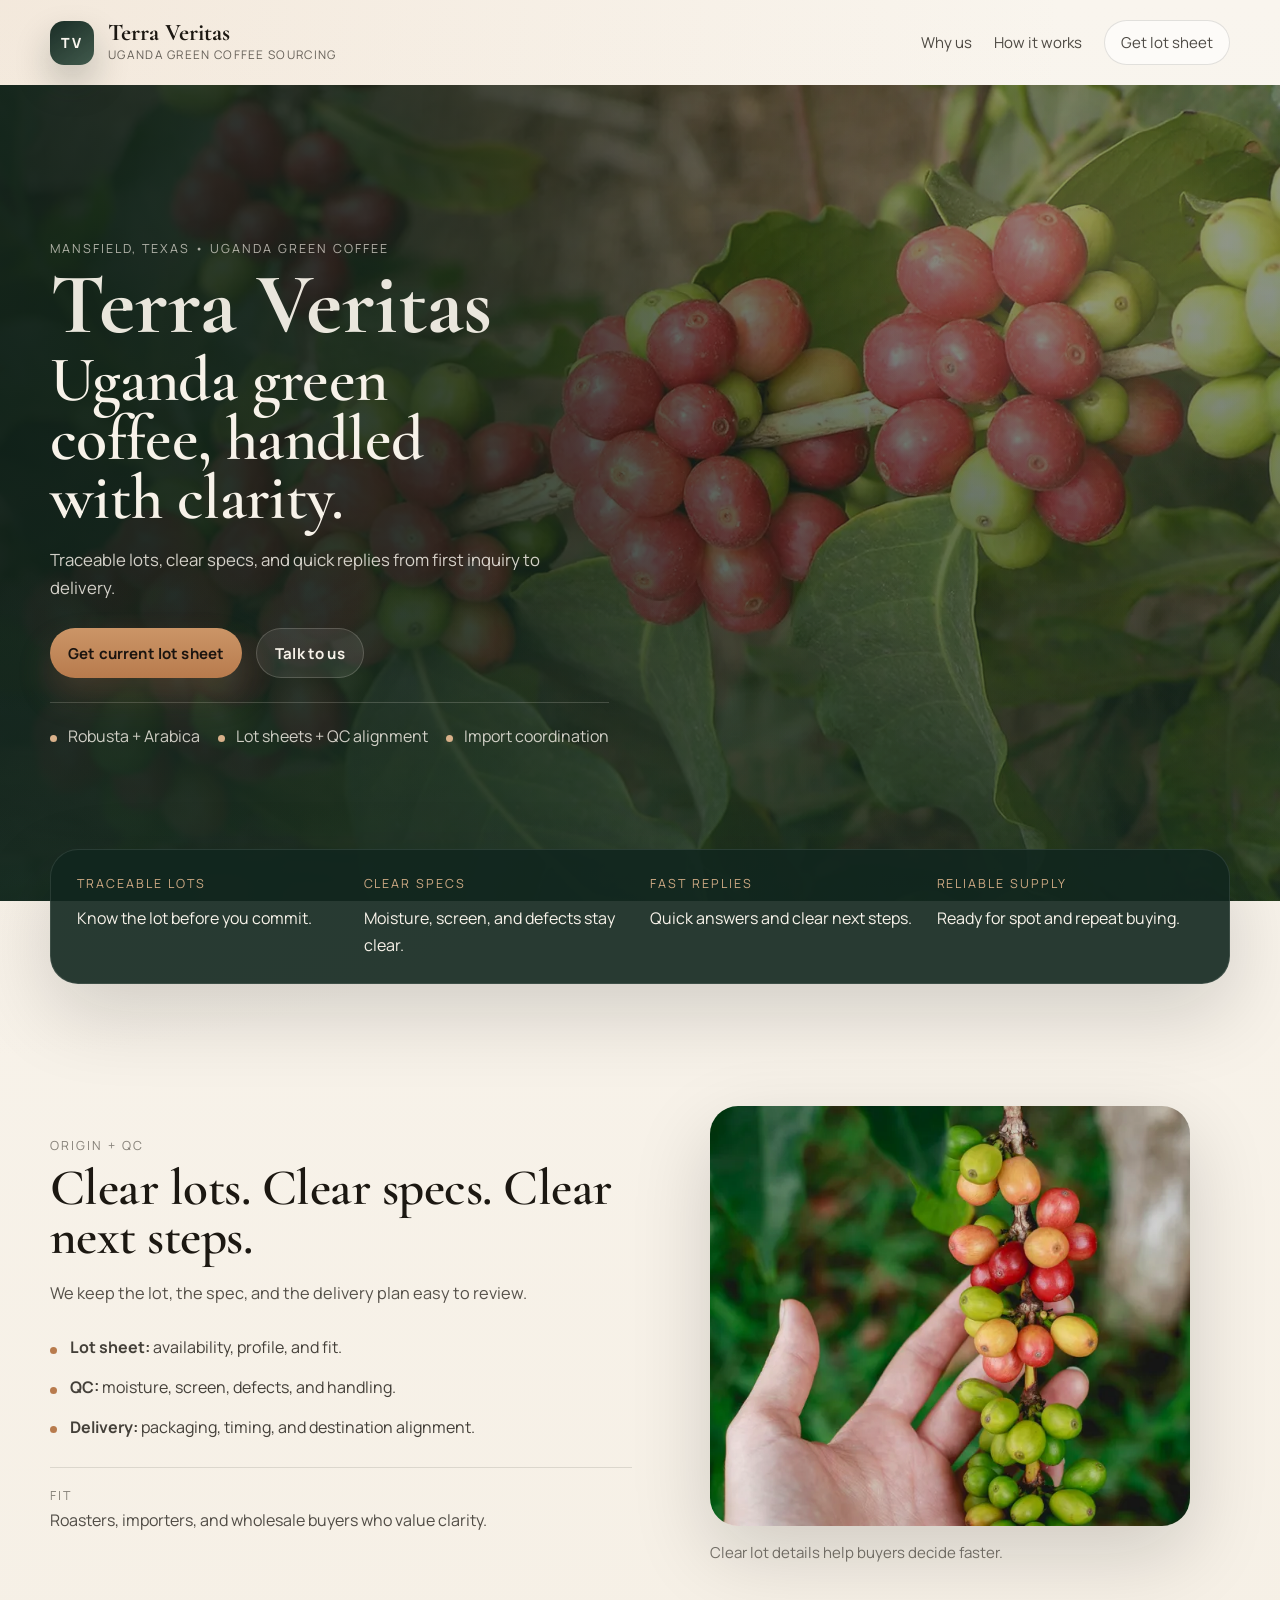
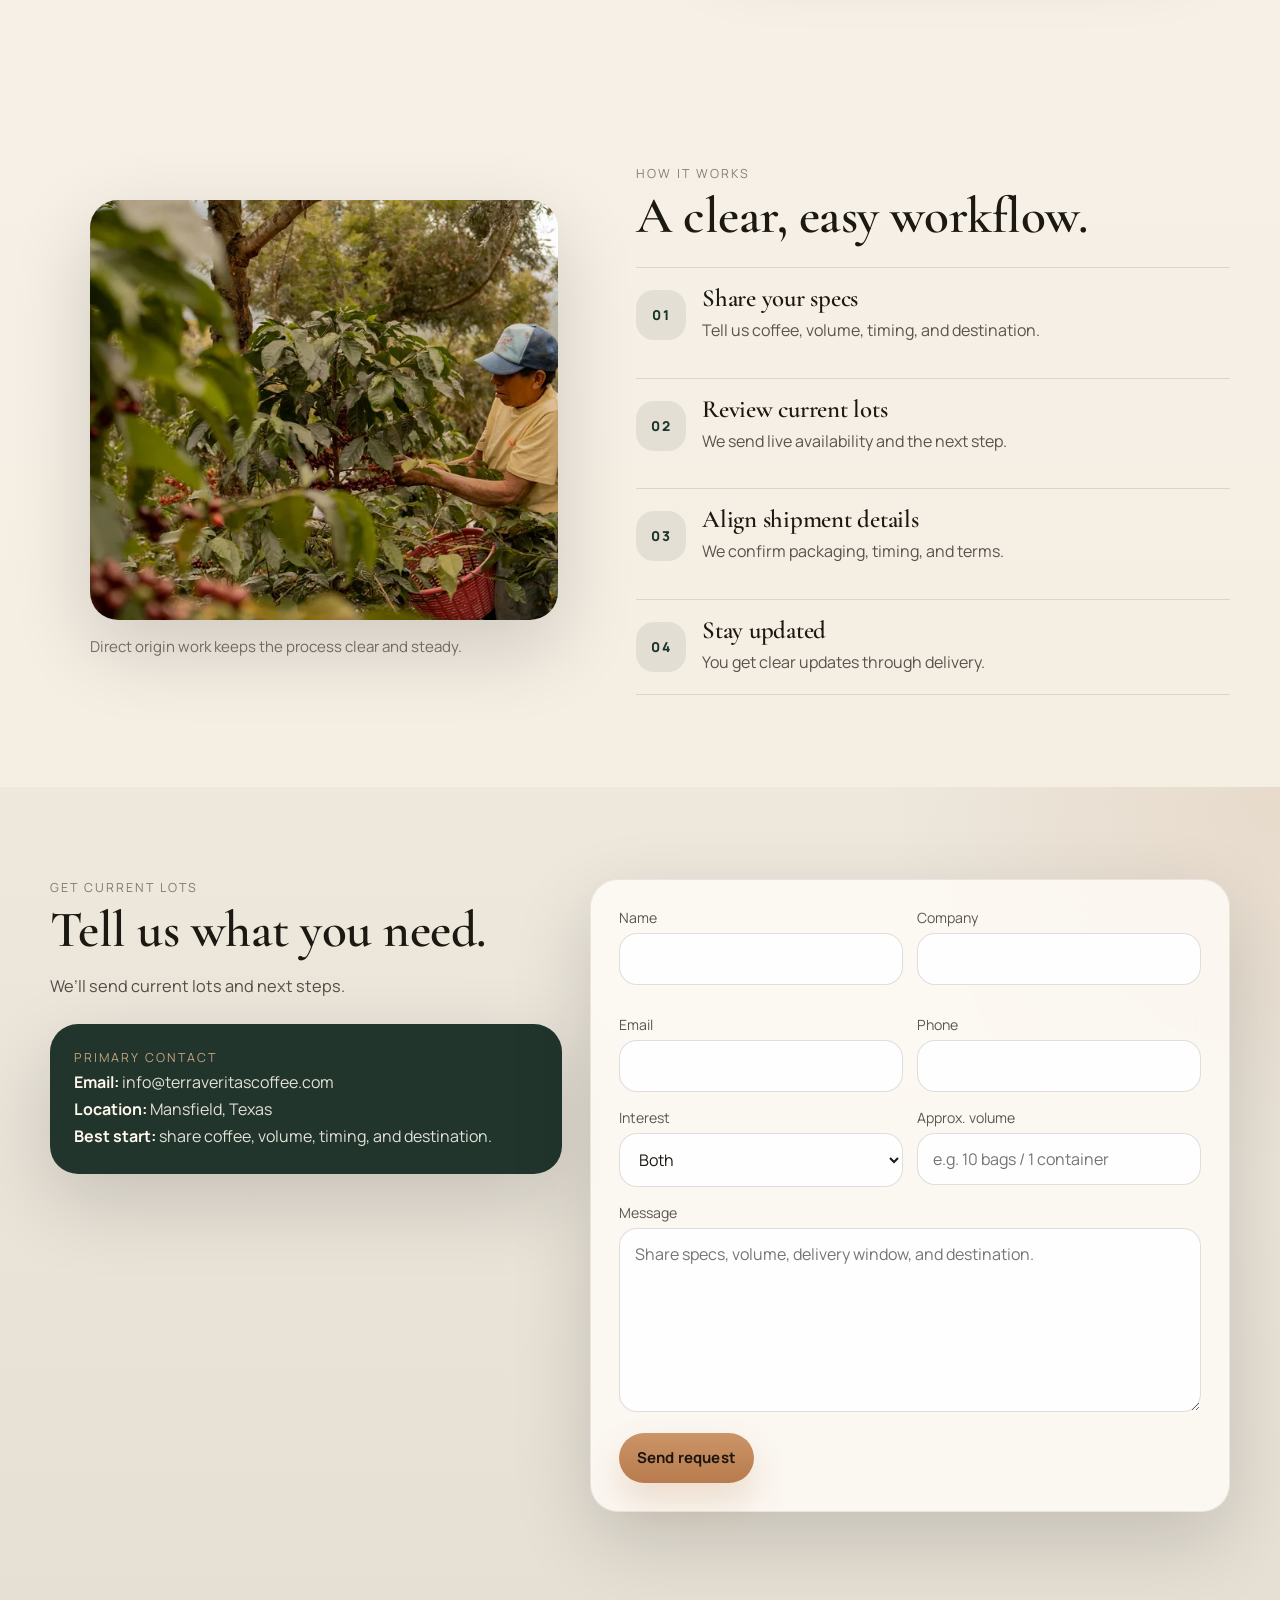
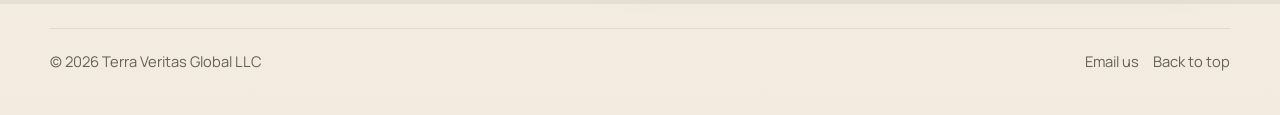
<file: index.html>
<!doctype html>
<html lang="en">
<head>
  <meta charset="utf-8" />
  <meta name="viewport" content="width=device-width, initial-scale=1" />
  <title>Terra Veritas Coffee | Uganda Green Coffee Sourcing</title>
  <meta
    name="description"
    content="Traceable Uganda green coffee with clear specs, quick replies, and clear next steps."
  />
  <meta name="theme-color" content="#11261e" />
  <link rel="canonical" href="https://terraveritascoffee.com/" />
  <meta property="og:type" content="website" />
  <meta property="og:site_name" content="Terra Veritas Coffee" />
  <meta property="og:title" content="Terra Veritas Coffee | Uganda Green Coffee Sourcing" />
  <meta
    property="og:description"
    content="Traceable Uganda green coffee with clear specs, quick replies, and clear next steps."
  />
  <meta property="og:url" content="https://terraveritascoffee.com/" />
  <meta property="og:image" content="https://terraveritascoffee.com/assets/img/hero-cherries-1400.jpg" />
  <meta name="twitter:card" content="summary_large_image" />
  <meta name="twitter:title" content="Terra Veritas Coffee | Uganda Green Coffee Sourcing" />
  <meta
    name="twitter:description"
    content="Traceable Uganda green coffee with clear specs, quick replies, and clear next steps."
  />
  <meta name="twitter:image" content="https://terraveritascoffee.com/assets/img/hero-cherries-1400.jpg" />

  <link rel="preconnect" href="https://fonts.googleapis.com" />
  <link rel="preconnect" href="https://fonts.gstatic.com" crossorigin />
  <link
    href="https://fonts.googleapis.com/css2?family=Cormorant+Garamond:wght@500;600;700&family=Manrope:wght@400;500;600;700;800&display=swap"
    rel="stylesheet"
  />

  <link
    rel="preload"
    as="image"
    href="assets/img/hero-cherries-2048.jpg"
    imagesrcset="assets/img/hero-cherries-800.jpg 800w, assets/img/hero-cherries-1400.jpg 1400w, assets/img/hero-cherries-2048.jpg 2048w"
    imagesizes="100vw"
  />

  <link rel="icon" href="assets/favicon.svg" type="image/svg+xml" />
  <link rel="stylesheet" href="styles.css" />
</head>

<body>
  <header class="topbar" data-topbar>
    <div class="container navwrap">
      <a class="brand" href="#top" aria-label="Terra Veritas home">
        <span class="brandmark" aria-hidden="true">TV</span>
        <span class="brandtext">
          <span class="brandname">Terra Veritas</span>
          <span class="brandsub">Uganda green coffee sourcing</span>
        </span>
      </a>

      <nav class="nav" aria-label="Primary">
        <a href="#proof">Why us</a>
        <a href="#process">How it works</a>
        <a href="#contact" class="nav-cta">Get lot sheet</a>
      </nav>

      <button class="nav-toggle" type="button" data-nav-toggle aria-expanded="false" aria-controls="mobileNav">
        <span class="sr-only">Open menu</span>
        <span class="nav-toggle-bar"></span>
        <span class="nav-toggle-bar"></span>
      </button>
    </div>

    <div class="mobile-nav" id="mobileNav" data-mobilemenu hidden>
      <a href="#proof">Why us</a>
      <a href="#process">How it works</a>
      <a href="#contact">Get lot sheet</a>
    </div>
  </header>

  <main id="top">
    <section class="hero" aria-label="Terra Veritas introduction">
      <picture class="hero-media" aria-hidden="true">
        <source
          type="image/webp"
          srcset="assets/img/hero-cherries-800.webp 800w, assets/img/hero-cherries-1400.webp 1400w, assets/img/hero-cherries-2048.webp 2048w"
          sizes="100vw"
        />
        <img
          src="assets/img/hero-cherries-2048.jpg"
          srcset="assets/img/hero-cherries-800.jpg 800w, assets/img/hero-cherries-1400.jpg 1400w, assets/img/hero-cherries-2048.jpg 2048w"
          sizes="100vw"
          alt=""
          width="1536"
          height="2048"
          decoding="async"
        />
      </picture>
      <div class="hero-wash" aria-hidden="true"></div>
      <div class="hero-grain" aria-hidden="true"></div>

      <div class="container hero-shell">
        <div class="hero-copy" data-reveal>
          <p class="eyebrow">Mansfield, Texas • Uganda green coffee</p>
          <p class="hero-brand">Terra Veritas</p>
          <h1>Uganda green coffee, handled with clarity.</h1>
          <p class="lead">
            Traceable lots, clear specs, and quick replies from first inquiry to delivery.
          </p>
          <div class="hero-actions">
            <button class="btn primary" type="button" data-open-lot-modal>
              Get current lot sheet
            </button>
            <a class="btn secondary" href="#contact">Talk to us</a>
          </div>
          <ul class="hero-markers" aria-label="Key capabilities">
            <li>Robusta + Arabica</li>
            <li>Lot sheets + QC alignment</li>
            <li>Import coordination</li>
          </ul>
        </div>
      </div>
    </section>

    <section class="proof-band" id="proof">
      <div class="container proof-grid" data-reveal>
        <article class="proof-item">
          <p class="proof-label">Traceable lots</p>
          <p>Know the lot before you commit.</p>
        </article>
        <article class="proof-item">
          <p class="proof-label">Clear specs</p>
          <p>Moisture, screen, and defects stay clear.</p>
        </article>
        <article class="proof-item">
          <p class="proof-label">Fast replies</p>
          <p>Quick answers and clear next steps.</p>
        </article>
        <article class="proof-item">
          <p class="proof-label">Reliable supply</p>
          <p>Ready for spot and repeat buying.</p>
        </article>
      </div>
    </section>

    <section class="section" id="origin">
      <div class="container section-split">
        <div class="section-copy" data-reveal>
          <p class="section-eyebrow">Origin + QC</p>
          <h2>Clear lots. Clear specs. Clear next steps.</h2>
          <p class="section-lead">
            We keep the lot, the spec, and the delivery plan easy to review.
          </p>
          <ul class="detail-list">
            <li><span>Lot sheet:</span> availability, profile, and fit.</li>
            <li><span>QC:</span> moisture, screen, defects, and handling.</li>
            <li><span>Delivery:</span> packaging, timing, and destination alignment.</li>
          </ul>
          <div class="editorial-note">
            <p class="note-label">Fit</p>
            <p>Roasters, importers, and wholesale buyers who value clarity.</p>
          </div>
        </div>

        <figure class="section-media" data-reveal>
          <picture>
            <source
              type="image/webp"
              srcset="assets/img/detail-green-beans-800.webp 800w, assets/img/detail-green-beans-1400.webp 1400w, assets/img/detail-green-beans-2200.webp 2200w"
              sizes="(max-width: 980px) 100vw, 44vw"
            />
            <img
              src="assets/img/detail-green-beans-1400.jpg"
              srcset="assets/img/detail-green-beans-800.jpg 800w, assets/img/detail-green-beans-1400.jpg 1400w, assets/img/detail-green-beans-2200.jpg 2200w"
              sizes="(max-width: 980px) 100vw, 44vw"
              alt="Close-up of ripe coffee cherries on a branch"
              width="2200"
              height="1463"
              loading="lazy"
              decoding="async"
            />
          </picture>
          <figcaption>Clear lot details help buyers decide faster.</figcaption>
        </figure>
      </div>
    </section>

    <section class="section" id="process">
      <div class="container section-split reverse">
        <figure class="section-media process-media" data-reveal>
          <picture>
            <source
              type="image/webp"
              srcset="assets/img/quality-sorting-800.webp 800w, assets/img/quality-sorting-1400.webp 1400w, assets/img/quality-sorting-2200.webp 2200w"
              sizes="(max-width: 980px) 100vw, 44vw"
            />
            <img
              src="assets/img/quality-sorting-1400.jpg"
              srcset="assets/img/quality-sorting-800.jpg 800w, assets/img/quality-sorting-1400.jpg 1400w, assets/img/quality-sorting-2200.jpg 2200w"
              sizes="(max-width: 980px) 100vw, 44vw"
              alt="Coffee grower harvesting ripe cherries in a coffee field"
              width="2200"
              height="1467"
              loading="lazy"
              decoding="async"
            />
          </picture>
          <figcaption>Direct origin work keeps the process clear and steady.</figcaption>
        </figure>

        <div class="section-copy" data-reveal>
          <p class="section-eyebrow">How it works</p>
          <h2>A clear, easy workflow.</h2>
          <div class="timeline">
            <div class="timeline-step">
              <span class="timeline-number">01</span>
              <div>
                <h3>Share your specs</h3>
                <p>Tell us coffee, volume, timing, and destination.</p>
              </div>
            </div>
            <div class="timeline-step">
              <span class="timeline-number">02</span>
              <div>
                <h3>Review current lots</h3>
                <p>We send live availability and the next step.</p>
              </div>
            </div>
            <div class="timeline-step">
              <span class="timeline-number">03</span>
              <div>
                <h3>Align shipment details</h3>
                <p>We confirm packaging, timing, and terms.</p>
              </div>
            </div>
            <div class="timeline-step">
              <span class="timeline-number">04</span>
              <div>
                <h3>Stay updated</h3>
                <p>You get clear updates through delivery.</p>
              </div>
            </div>
          </div>
        </div>
      </div>
    </section>

    <section class="section section-contact" id="contact">
      <div class="container contact-shell">
        <div class="contact-copy" data-reveal>
          <p class="section-eyebrow">Get current lots</p>
          <h2>Tell us what you need.</h2>
          <p class="section-lead">
            We’ll send current lots and next steps.
          </p>

          <div class="contact-card">
            <p class="contact-label">Primary contact</p>
            <p><strong>Email:</strong> info@terraveritascoffee.com</p>
            <p><strong>Location:</strong> Mansfield, Texas</p>
            <p><strong>Best start:</strong> share coffee, volume, timing, and destination.</p>
          </div>
        </div>

        <form
          class="form-panel"
          id="contactForm"
          name="lot-request"
          method="POST"
          action="https://script.google.com/macros/s/AKfycbwHmh5M1djkyYfTSG8GG9bxrVi9Zgl_BJSHnB9tq_i_1Hc3linU95PYoQX9bsS0dhWL/exec"
          data-sheet-endpoint="https://script.google.com/macros/s/AKfycbwHmh5M1djkyYfTSG8GG9bxrVi9Zgl_BJSHnB9tq_i_1Hc3linU95PYoQX9bsS0dhWL/exec"
          data-entry-point-default="Contact section"
          data-entry-point-modal="Lot sheet modal"
          data-reveal
        >
          <input type="hidden" name="sourcePage" id="sourcePage" value="" />
          <input type="hidden" name="entryPoint" id="entryPoint" value="Contact section" />

          <div class="form-grid">
            <div class="field">
              <label for="name">Name</label>
              <input id="name" name="name" type="text" autocomplete="name" required />
            </div>

            <div class="field">
              <label for="company">Company</label>
              <input id="company" name="company" type="text" autocomplete="organization" />
            </div>

            <div class="field">
              <label for="email">Email</label>
              <input id="email" name="email" type="email" autocomplete="email" required />
            </div>

            <div class="field">
              <label for="phone">Phone</label>
              <input id="phone" name="phone" type="tel" autocomplete="tel" />
            </div>
          </div>

          <div class="form-grid">
            <div class="field">
              <label for="interest">Interest</label>
              <select id="interest" name="interest" required>
                <option value="Both" selected>Both</option>
                <option value="Robusta">Robusta</option>
                <option value="Arabica">Arabica</option>
              </select>
            </div>

            <div class="field">
              <label for="volume">Approx. volume</label>
              <input id="volume" name="volume" type="text" placeholder="e.g. 10 bags / 1 container" />
            </div>
          </div>

          <div class="field">
            <label for="message">Message</label>
            <textarea
              id="message"
              name="message"
              rows="7"
              required
              placeholder="Share specs, volume, delivery window, and destination."
            ></textarea>
          </div>

          <p class="hp-field" aria-hidden="true">
            <label for="companySite">Company website</label>
            <input id="companySite" name="companySite" type="text" tabindex="-1" autocomplete="off" />
          </p>

          <div class="form-actions">
            <button class="btn primary" type="submit" id="sendBtn">Send request</button>
            <p class="form-status" data-form-status aria-live="polite"></p>
          </div>
        </form>
      </div>
    </section>

    <footer class="footer">
      <div class="container footer-shell">
        <p>© <span id="year"></span> Terra Veritas Global LLC</p>
        <div class="footer-links">
          <a href="mailto:info@terraveritascoffee.com">Email us</a>
          <a href="#top">Back to top</a>
        </div>
      </div>
    </footer>
  </main>

  <div class="flash hidden" id="submissionFlash" aria-live="polite" aria-atomic="true" role="status">
    <div class="flash-card">
      <div class="flash-copy">
        <p class="flash-label">Request sent</p>
        <p class="flash-message">Thanks. We’ll follow up with current lots and next steps.</p>
      </div>
      <button class="iconbtn flash-close" type="button" aria-label="Close message" data-close-flash>×</button>
    </div>
  </div>

  <div class="modal hidden" id="lotModal" aria-hidden="true" role="dialog" aria-modal="true" aria-labelledby="lotModalTitle">
    <div class="modal-backdrop" data-close-lot-modal></div>

    <div class="modal-panel" role="document">
      <div class="modal-head">
        <div>
          <p class="section-eyebrow">Lot sheet</p>
          <h3 id="lotModalTitle">Get lot sheet</h3>
        </div>
        <button class="iconbtn" type="button" aria-label="Close" data-close-lot-modal>×</button>
      </div>

        <div class="modal-body">
        <p class="modal-copy">Choose coffee and volume. We’ll start the form for you.</p>

        <div class="form-grid compact">
          <div class="field">
            <label for="lotInterest">Interest</label>
            <select id="lotInterest">
              <option value="Both" selected>Both</option>
              <option value="Robusta">Robusta</option>
              <option value="Arabica">Arabica</option>
            </select>
          </div>

          <div class="field">
            <label for="lotVolume">Volume</label>
            <input id="lotVolume" type="text" placeholder="e.g. 10 bags / 1 container" />
          </div>
        </div>

        <div class="modal-actions">
          <button class="btn primary" type="button" id="lotContinue">Continue</button>
          <button class="btn secondary" type="button" data-close-lot-modal>Cancel</button>
        </div>
      </div>
    </div>
  </div>

  <noscript>
    <div class="noscript">JavaScript is required to send the form.</div>
  </noscript>

  <script src="app.js"></script>
</body>
</html>
</file>
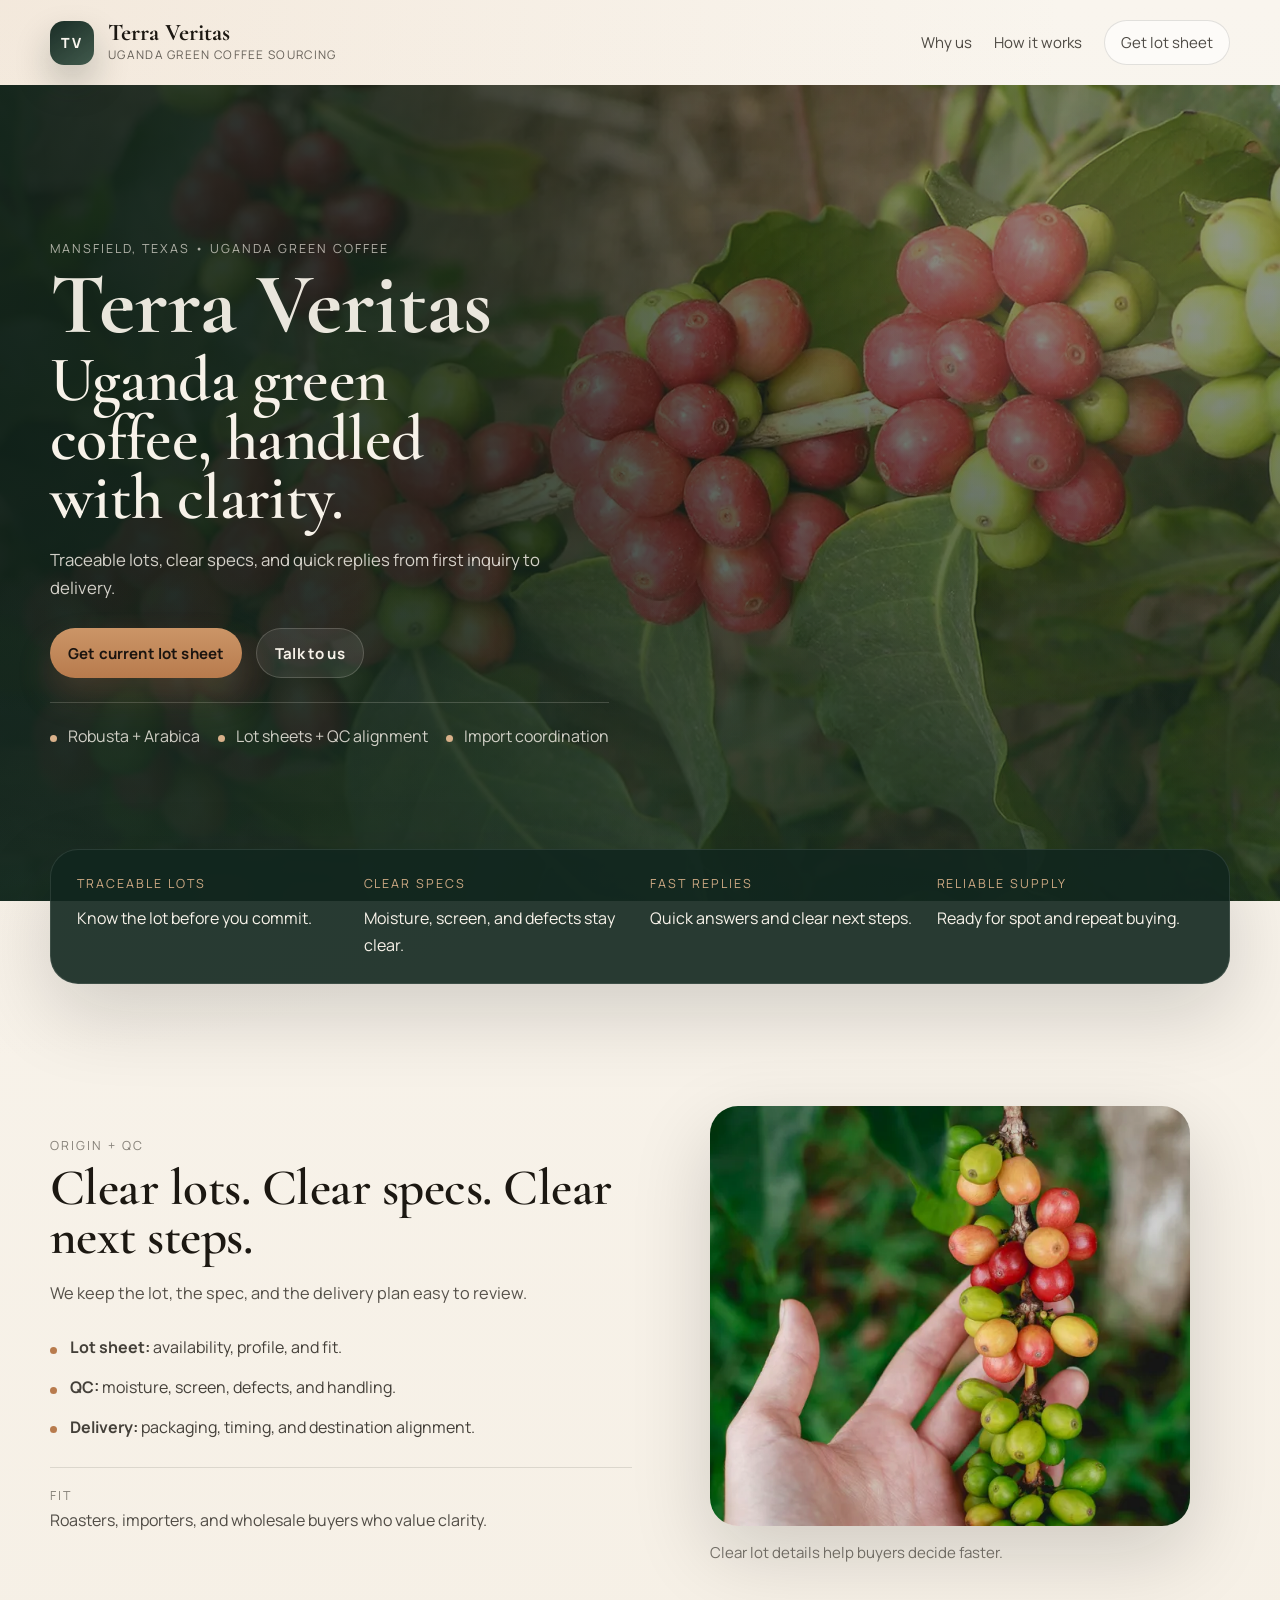
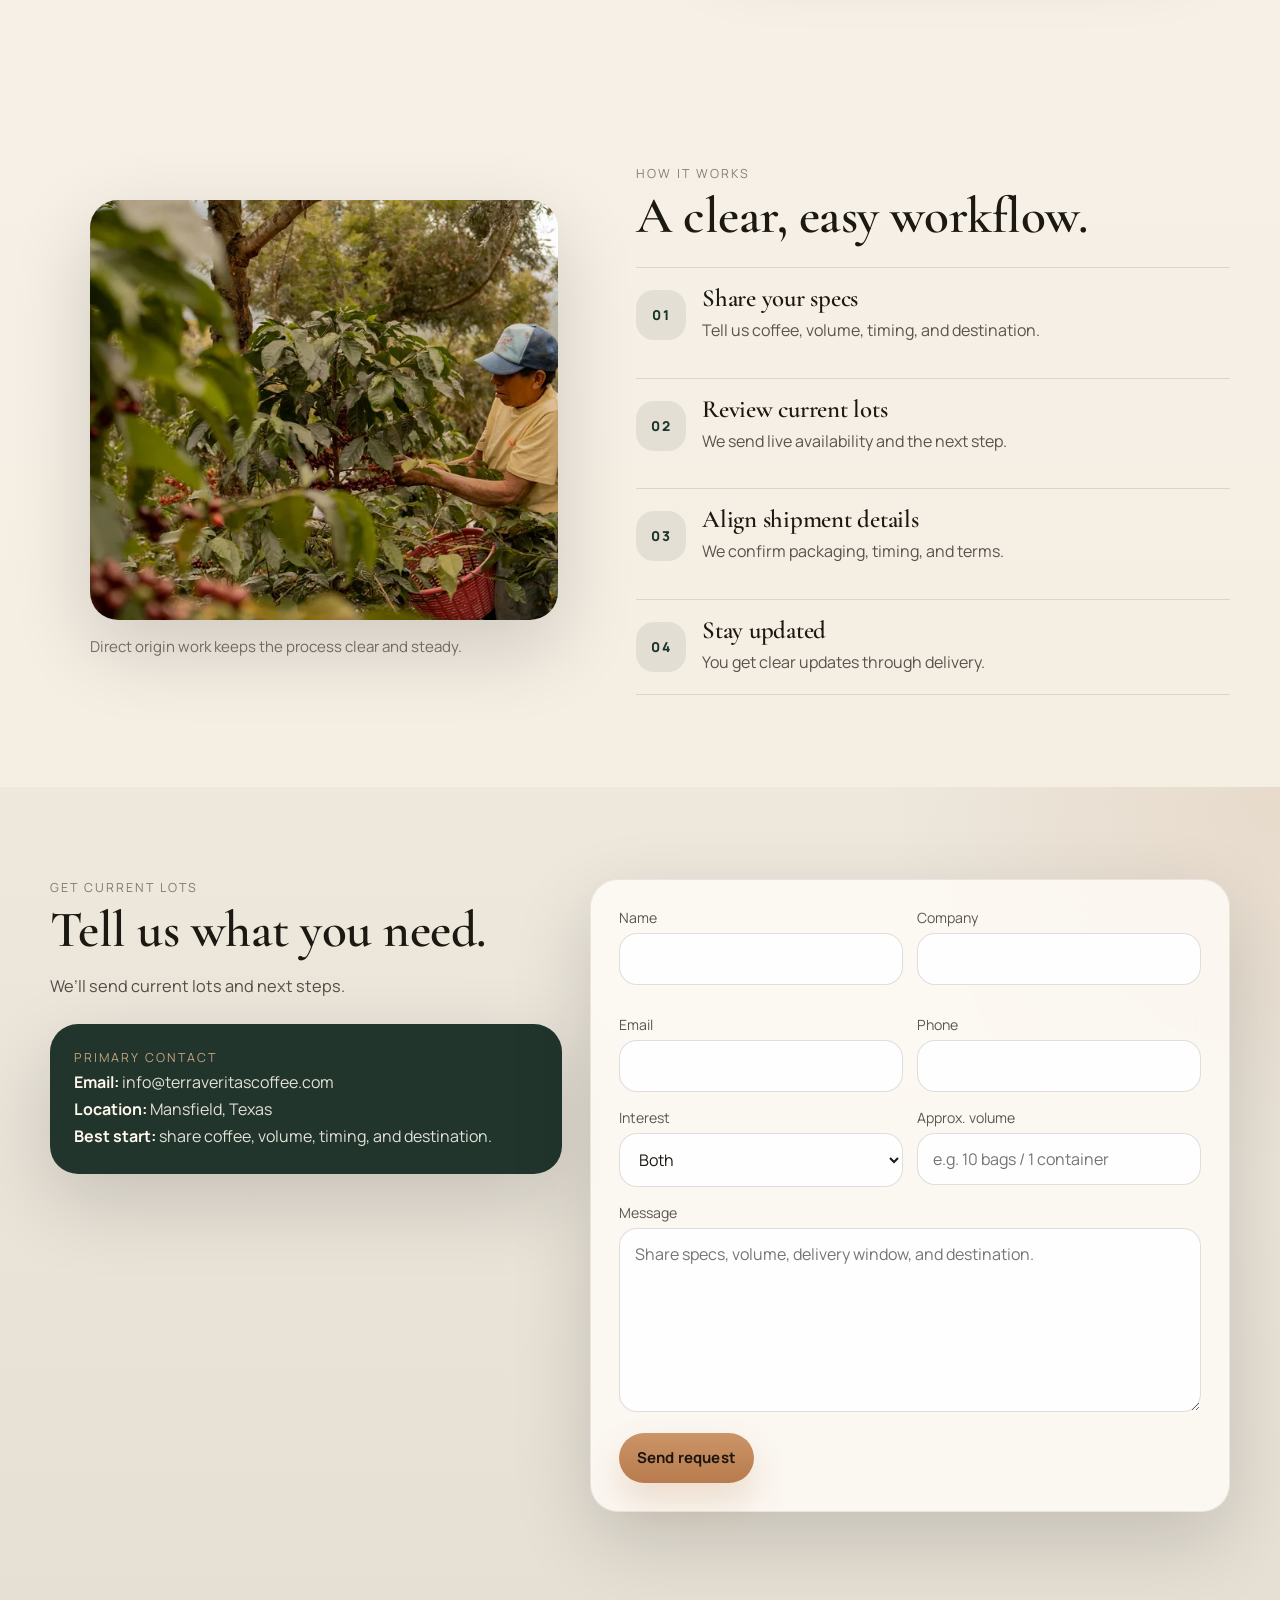
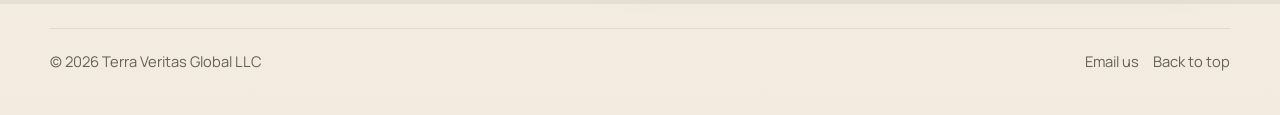
<file: credits.html>
<!doctype html>
<html lang="en">
<head>
  <meta charset="utf-8" />
  <meta http-equiv="refresh" content="0; url=index.html" />
  <meta name="viewport" content="width=device-width, initial-scale=1" />
  <title>Redirecting | Terra Veritas</title>
  <script>
    window.location.replace("index.html");
  </script>
</head>
<body>
  <p>Redirecting to the homepage...</p>
</body>
</html>
</file>
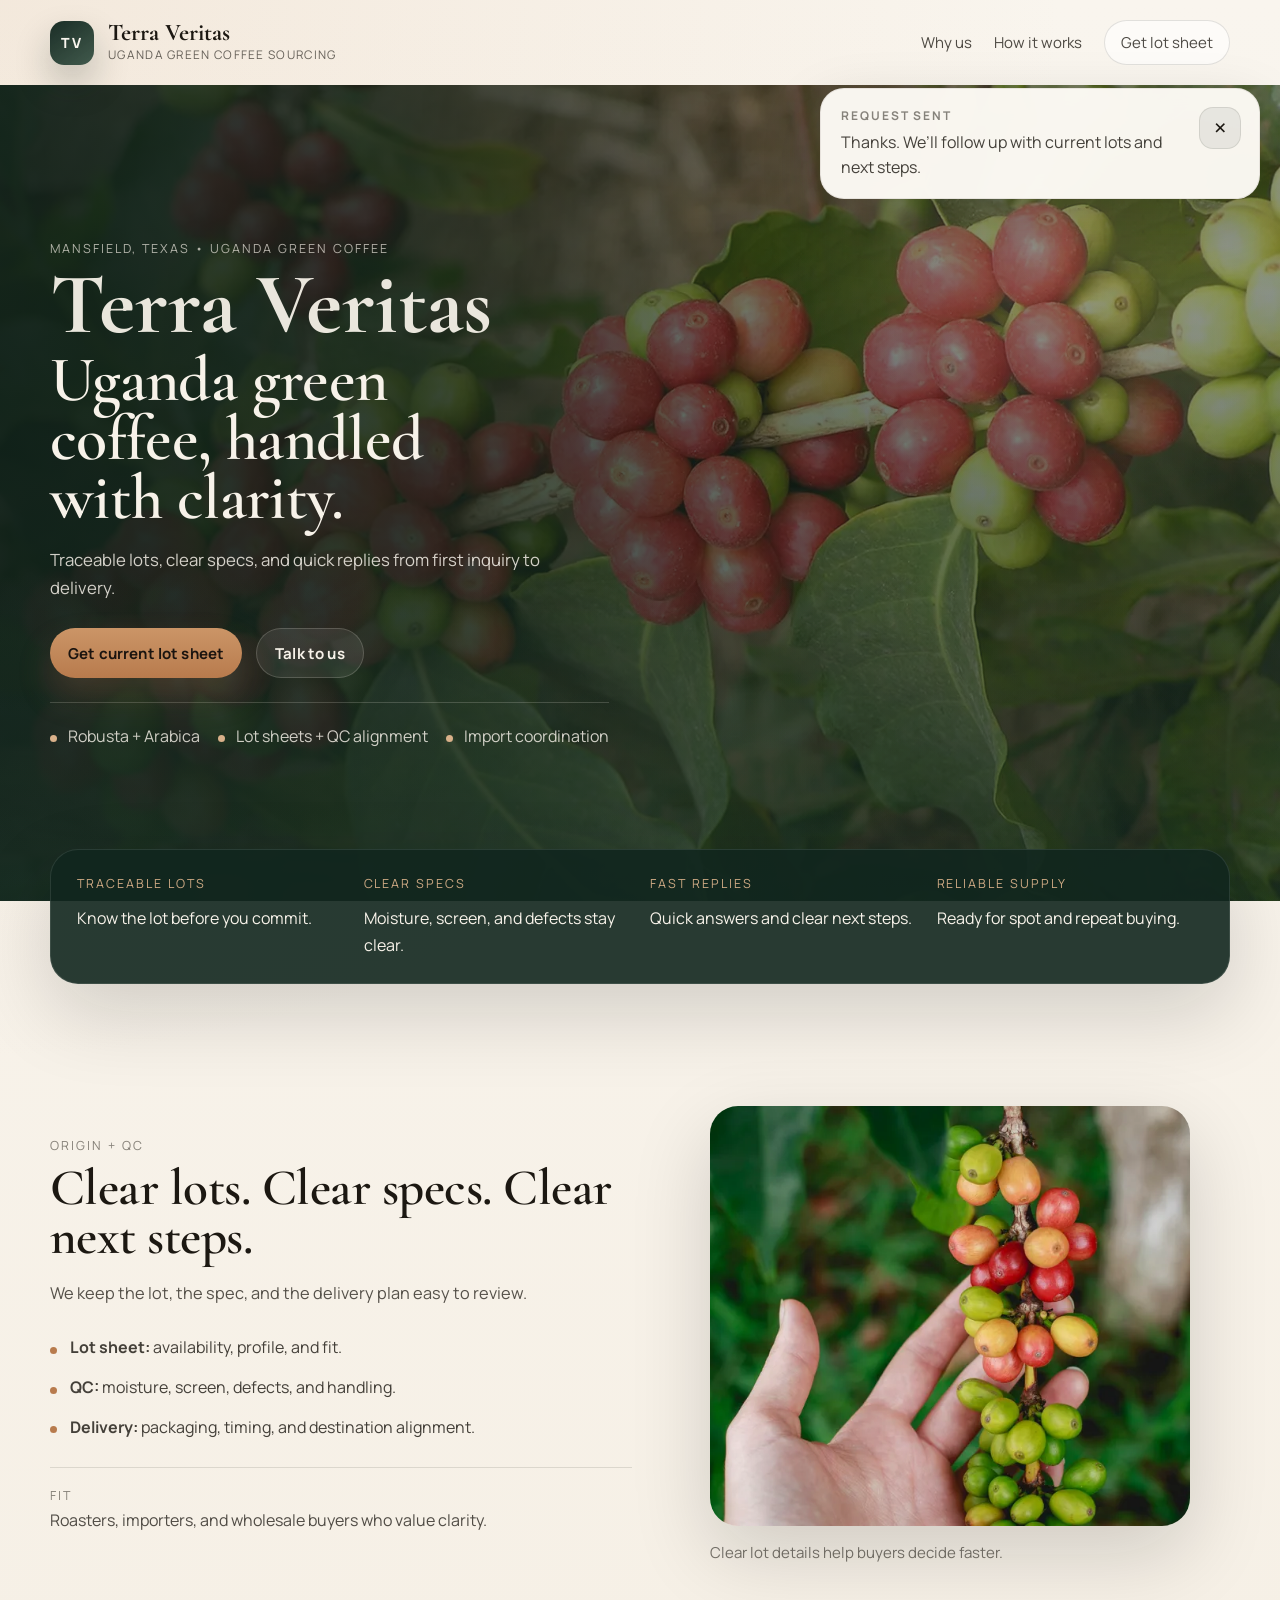
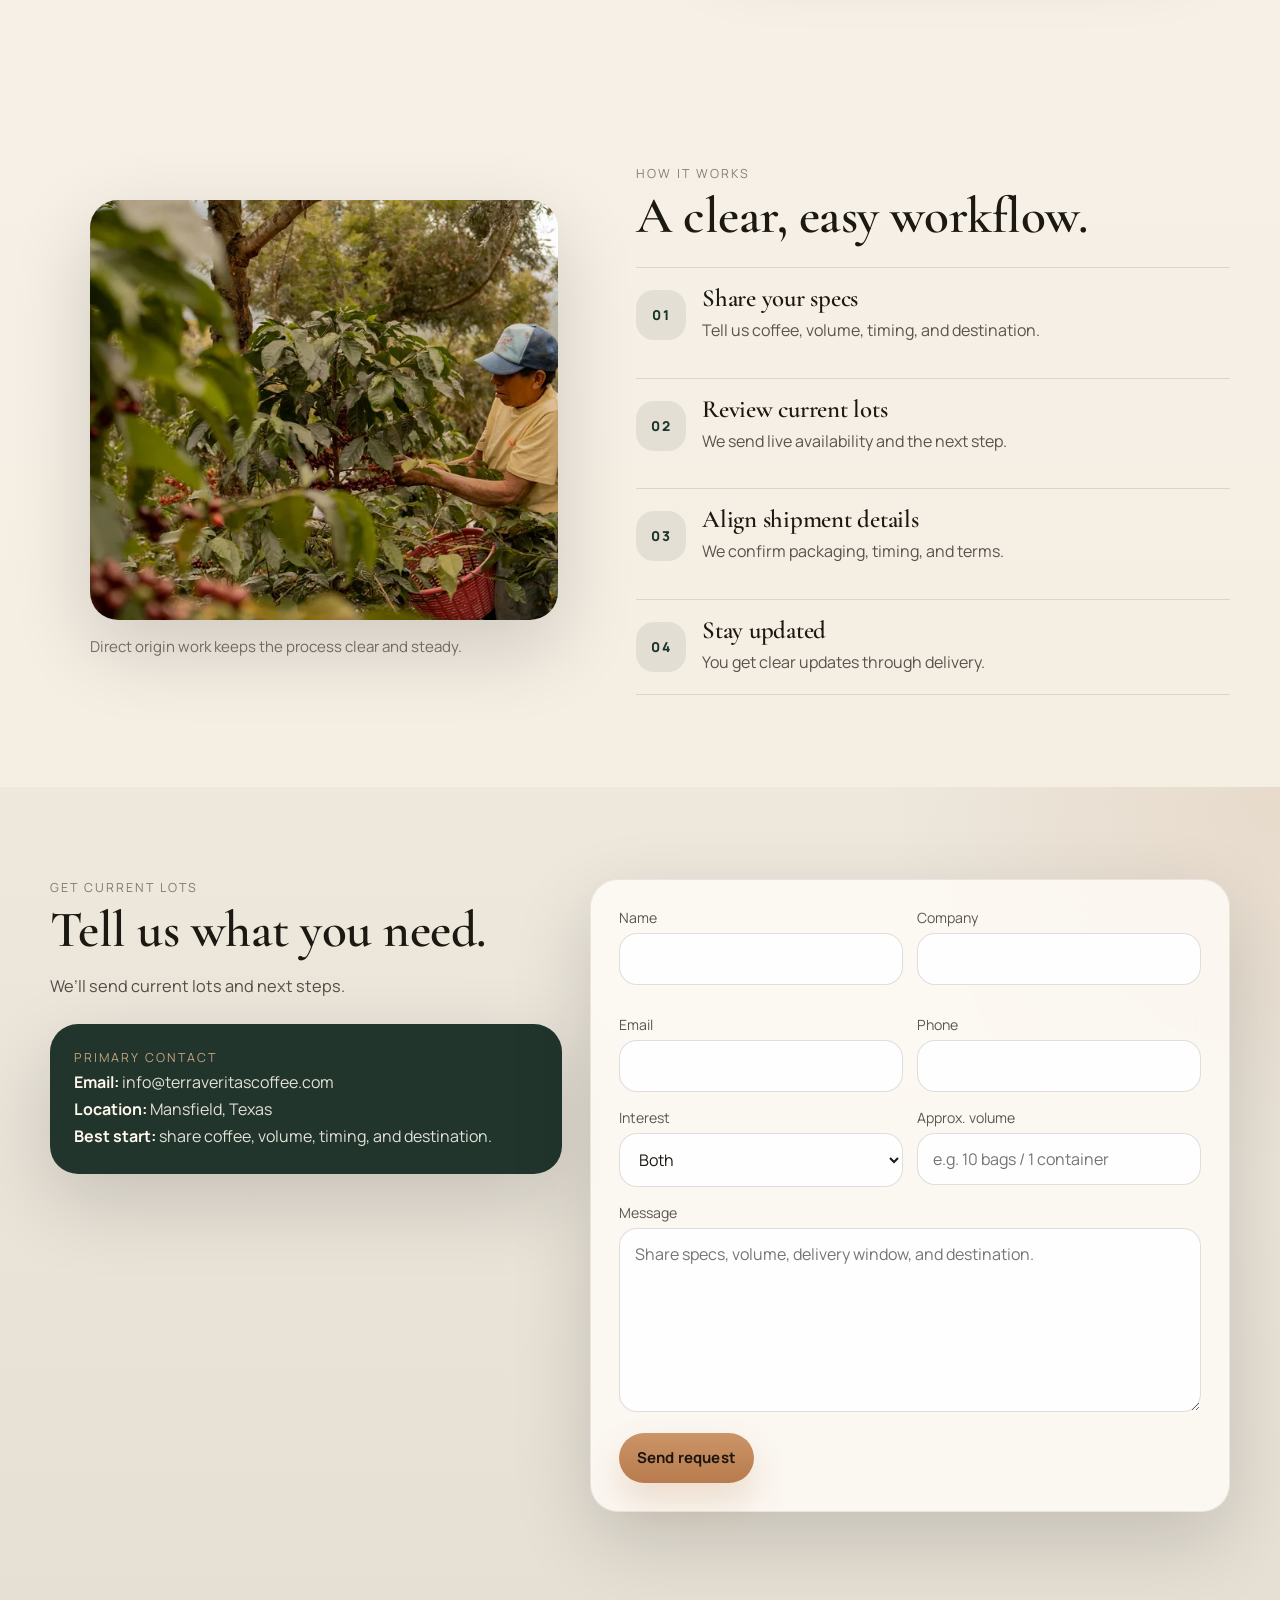
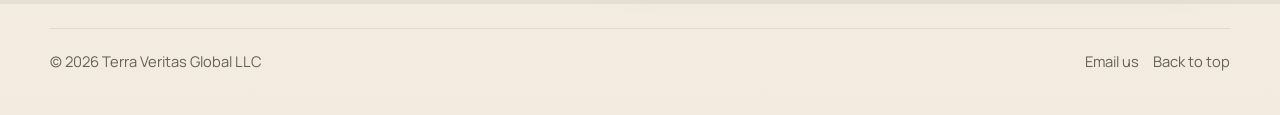
<file: thanks.html>
<!doctype html>
<html lang="en">
<head>
  <meta charset="utf-8" />
  <meta http-equiv="refresh" content="0; url=index.html?submitted=1" />
  <meta name="viewport" content="width=device-width, initial-scale=1" />
  <title>Redirecting | Terra Veritas</title>
  <script>
    window.location.replace("index.html?submitted=1");
  </script>
</head>
<body>
  <p>Redirecting to the homepage...</p>
</body>
</html>
</file>
<file: styles.css>
:root {
  --ink: #1c1812;
  --paper: #f6f0e6;
  --paper-strong: #efe5d6;
  --sand: #d8c5ac;
  --olive: #1b342a;
  --olive-deep: #10211a;
  --olive-soft: #314d40;
  --copper: #b87b4d;
  --copper-soft: #d9b18a;
  --line: rgba(28, 24, 18, 0.14);
  --line-strong: rgba(28, 24, 18, 0.24);
  --fog: rgba(255, 255, 255, 0.72);
  --shadow: 0 28px 80px rgba(12, 15, 13, 0.16);
  --radius: 28px;
  --serif: "Cormorant Garamond", Georgia, serif;
  --sans: "Manrope", "Helvetica Neue", Arial, sans-serif;
}

* {
  box-sizing: border-box;
}

html {
  scroll-behavior: smooth;
}

body {
  margin: 0;
  min-height: 100vh;
  color: var(--ink);
  font-family: var(--sans);
  background:
    radial-gradient(circle at top left, rgba(217, 177, 138, 0.18), transparent 30%),
    linear-gradient(180deg, #f9f5ee 0%, var(--paper) 50%, #f3ebdf 100%);
}

body.menu-open {
  overflow: hidden;
}

img {
  display: block;
  max-width: 100%;
  height: auto;
}

a {
  color: inherit;
  text-decoration: none;
}

button,
input,
select,
textarea {
  font: inherit;
}

button {
  border: 0;
}

:focus-visible {
  outline: 3px solid rgba(184, 123, 77, 0.35);
  outline-offset: 3px;
}

[id] {
  scroll-margin-top: 110px;
}

.container {
  width: min(1180px, calc(100% - 40px));
  margin: 0 auto;
}

.sr-only {
  position: absolute;
  width: 1px;
  height: 1px;
  padding: 0;
  margin: -1px;
  overflow: hidden;
  clip: rect(0, 0, 0, 0);
  white-space: nowrap;
  border: 0;
}

.topbar {
  position: sticky;
  top: 0;
  z-index: 40;
  transition: background-color 180ms ease, border-color 180ms ease, backdrop-filter 180ms ease;
}

.topbar[data-scrolled="true"] {
  background: rgba(246, 240, 230, 0.92);
  border-bottom: 1px solid rgba(28, 24, 18, 0.08);
  backdrop-filter: blur(16px);
}

.navwrap {
  display: flex;
  align-items: center;
  justify-content: space-between;
  gap: 18px;
  padding: 20px 0;
}

.brand {
  display: inline-flex;
  align-items: center;
  gap: 14px;
  min-width: 0;
}

.brandmark {
  width: 44px;
  height: 44px;
  border-radius: 14px;
  display: inline-flex;
  align-items: center;
  justify-content: center;
  background: linear-gradient(145deg, rgba(17, 38, 30, 0.96), rgba(49, 77, 64, 0.92));
  color: #f9f5ee;
  font-size: 14px;
  font-weight: 800;
  letter-spacing: 0.14em;
  text-transform: uppercase;
  box-shadow: 0 18px 36px rgba(16, 33, 26, 0.24);
}

.brandtext {
  display: flex;
  flex-direction: column;
  gap: 2px;
}

.brandname {
  font-family: var(--serif);
  font-size: 1.5rem;
  font-weight: 700;
  line-height: 0.9;
}

.brandsub {
  font-size: 0.74rem;
  letter-spacing: 0.11em;
  text-transform: uppercase;
  color: rgba(28, 24, 18, 0.66);
}

.nav {
  display: flex;
  align-items: center;
  gap: 22px;
  font-size: 0.94rem;
  color: rgba(28, 24, 18, 0.78);
}

.nav a {
  position: relative;
}

.nav a::after {
  content: "";
  position: absolute;
  left: 0;
  right: 0;
  bottom: -5px;
  height: 1px;
  background: var(--olive);
  transform: scaleX(0);
  transform-origin: left center;
  transition: transform 180ms ease;
}

.nav a:hover::after,
.nav a:focus-visible::after {
  transform: scaleX(1);
}

.nav-cta {
  padding: 11px 16px;
  border: 1px solid rgba(28, 24, 18, 0.12);
  border-radius: 999px;
  background: rgba(255, 255, 255, 0.6);
}

.nav-toggle {
  display: none;
  width: 48px;
  height: 48px;
  border-radius: 16px;
  background: rgba(255, 255, 255, 0.72);
  border: 1px solid rgba(28, 24, 18, 0.12);
  align-items: center;
  justify-content: center;
  flex-direction: column;
  gap: 6px;
  cursor: pointer;
}

.nav-toggle-bar {
  width: 18px;
  height: 1.5px;
  border-radius: 999px;
  background: var(--ink);
}

.mobile-nav {
  display: grid;
  gap: 10px;
  padding: 0 20px 18px;
  background: rgba(246, 240, 230, 0.96);
  border-bottom: 1px solid rgba(28, 24, 18, 0.08);
}

.mobile-nav[hidden] {
  display: none;
}

.mobile-nav a {
  padding: 13px 14px;
  border-radius: 16px;
  background: rgba(255, 255, 255, 0.58);
  border: 1px solid rgba(28, 24, 18, 0.1);
}

.hero {
  position: relative;
  min-height: calc(100svh - 84px);
  overflow: clip;
  background: var(--olive-deep);
}

.hero-media,
.hero-media img,
.hero-wash,
.hero-grain {
  position: absolute;
  inset: 0;
}

.hero-media img {
  width: 100%;
  height: 100%;
  object-fit: cover;
  object-position: 58% 34%;
}

.hero-wash {
  background:
    linear-gradient(90deg, rgba(16, 33, 26, 0.92) 0%, rgba(16, 33, 26, 0.78) 32%, rgba(16, 33, 26, 0.45) 58%, rgba(16, 33, 26, 0.34) 100%),
    linear-gradient(180deg, rgba(16, 33, 26, 0.18) 0%, rgba(16, 33, 26, 0.56) 100%);
}

.hero-grain {
  background:
    radial-gradient(circle at 84% 18%, rgba(217, 177, 138, 0.32), transparent 24%),
    linear-gradient(180deg, transparent 60%, rgba(16, 33, 26, 0.44) 100%);
  mix-blend-mode: screen;
  opacity: 0.68;
}

.hero-shell {
  position: relative;
  z-index: 1;
  min-height: calc(100svh - 84px);
  padding: 92px 0 88px;
  display: flex;
  align-items: center;
}

.hero-copy {
  max-width: 620px;
  color: #f7f2e9;
}

.eyebrow,
.section-eyebrow,
.proof-label,
.note-label,
.contact-label {
  margin: 0 0 10px;
  font-size: 0.78rem;
  letter-spacing: 0.16em;
  text-transform: uppercase;
}

.eyebrow {
  color: rgba(247, 242, 233, 0.68);
}

.hero-brand {
  margin: 0 0 8px;
  color: rgba(247, 242, 233, 0.94);
  font-family: var(--serif);
  font-size: clamp(2.8rem, 8vw, 5.4rem);
  font-weight: 700;
  line-height: 0.88;
}

h1,
h2,
h3 {
  margin: 0;
  font-family: var(--serif);
  font-weight: 600;
  letter-spacing: -0.01em;
}

h1 {
  max-width: 14ch;
  font-size: clamp(2.6rem, 5vw, 5.1rem);
  line-height: 0.92;
}

h2 {
  font-size: clamp(2.1rem, 4vw, 3.6rem);
  line-height: 0.96;
}

h3 {
  font-size: 1.55rem;
  line-height: 1;
}

.lead,
.section-lead,
.proof-item p,
.timeline-step p,
.contact-card p,
.form-status,
.editorial-note p,
.hero-markers li,
figcaption,
.modal-copy {
  line-height: 1.68;
}

.lead {
  max-width: 54ch;
  margin: 18px 0 26px;
  color: rgba(247, 242, 233, 0.84);
  font-size: 1.05rem;
}

.hero-actions,
.form-actions,
.footer-links,
.modal-actions {
  display: flex;
  align-items: center;
  gap: 14px;
  flex-wrap: wrap;
}

.hero-markers {
  display: flex;
  flex-wrap: wrap;
  gap: 10px 18px;
  padding: 20px 0 0;
  margin: 24px 0 0;
  list-style: none;
  border-top: 1px solid rgba(247, 242, 233, 0.18);
}

.hero-markers li {
  position: relative;
  padding-left: 18px;
  color: rgba(247, 242, 233, 0.82);
}

.hero-markers li::before {
  content: "";
  position: absolute;
  left: 0;
  top: 0.75rem;
  width: 7px;
  height: 7px;
  border-radius: 999px;
  background: var(--copper-soft);
}

.proof-band {
  position: relative;
  z-index: 2;
  margin-top: -52px;
  padding-bottom: 14px;
}

.proof-grid {
  display: grid;
  grid-template-columns: repeat(4, minmax(0, 1fr));
  gap: 20px;
  padding: 24px 26px;
  border: 1px solid rgba(255, 255, 255, 0.1);
  border-radius: 28px;
  background: rgba(17, 38, 30, 0.9);
  color: #f8f3ea;
  box-shadow: var(--shadow);
}

.proof-item {
  min-width: 0;
}

.proof-label {
  color: rgba(217, 177, 138, 0.94);
}

.proof-item p:last-child,
.timeline-step p,
.contact-card p,
.editorial-note p,
figcaption,
.modal-copy {
  margin: 0;
}

.section {
  padding: 92px 0;
}

.section-eyebrow,
.note-label,
.contact-label {
  color: rgba(28, 24, 18, 0.52);
}

.section-lead {
  margin: 18px 0 0;
  color: rgba(28, 24, 18, 0.74);
  font-size: 1.02rem;
}

.section-split {
  display: grid;
  grid-template-columns: minmax(0, 1.02fr) minmax(0, 0.98fr);
  gap: 38px;
  align-items: center;
}

.section-split.reverse {
  grid-template-columns: minmax(0, 0.96fr) minmax(0, 1.04fr);
}

.section-copy {
  min-width: 0;
}

.detail-list {
  display: grid;
  gap: 14px;
  margin: 28px 0 0;
  padding: 0;
  list-style: none;
}

.detail-list li {
  position: relative;
  padding-left: 20px;
  color: rgba(28, 24, 18, 0.82);
  line-height: 1.62;
}

.detail-list li::before {
  content: "";
  position: absolute;
  left: 0;
  top: 0.7rem;
  width: 7px;
  height: 7px;
  border-radius: 999px;
  background: var(--copper);
}

.detail-list span {
  font-weight: 700;
}

.editorial-note {
  margin-top: 26px;
  padding-top: 18px;
  border-top: 1px solid rgba(28, 24, 18, 0.12);
  color: rgba(28, 24, 18, 0.76);
}

.section-media {
  min-width: 0;
}

.section-media picture,
.section-media img {
  width: 100%;
}

.section-media img {
  min-height: 420px;
  border-radius: var(--radius);
  object-fit: cover;
  box-shadow: var(--shadow);
}

.process-media img {
  object-position: center 22%;
}

figcaption {
  margin-top: 14px;
  color: rgba(28, 24, 18, 0.58);
  font-size: 0.94rem;
}

.timeline {
  display: grid;
  gap: 16px;
  margin-top: 26px;
}

.timeline-step {
  display: grid;
  grid-template-columns: auto 1fr;
  gap: 16px;
  padding: 18px 18px 18px 0;
  border-top: 1px solid rgba(28, 24, 18, 0.12);
}

.timeline-step:last-child {
  border-bottom: 1px solid rgba(28, 24, 18, 0.12);
}

.timeline-number {
  width: 50px;
  height: 50px;
  display: inline-flex;
  align-items: center;
  justify-content: center;
  flex: 0 0 auto;
  margin-top: 4px;
  border-radius: 18px;
  background: rgba(17, 38, 30, 0.08);
  color: var(--olive);
  font-size: 0.85rem;
  font-weight: 800;
  letter-spacing: 0.12em;
}

.timeline-step div {
  min-width: 0;
}

.timeline-step h3 {
  margin-bottom: 6px;
}

.timeline-step p {
  color: rgba(28, 24, 18, 0.72);
}

.section-contact {
  background:
    radial-gradient(circle at top right, rgba(184, 123, 77, 0.12), transparent 26%),
    linear-gradient(180deg, rgba(17, 38, 30, 0.03), rgba(17, 38, 30, 0.06));
}

.contact-shell {
  display: grid;
  grid-template-columns: minmax(0, 0.8fr) minmax(0, 1fr);
  gap: 28px;
  align-items: start;
}

.contact-card,
.form-panel {
  border-radius: var(--radius);
  box-shadow: var(--shadow);
}

.contact-card {
  margin-top: 24px;
  padding: 24px;
  background: rgba(17, 38, 30, 0.92);
  color: rgba(248, 243, 234, 0.9);
}

.contact-card .contact-label {
  color: rgba(217, 177, 138, 0.88);
}

.contact-card strong {
  color: #fff6ec;
}

.form-panel {
  padding: 28px;
  background: rgba(255, 252, 247, 0.82);
  border: 1px solid rgba(28, 24, 18, 0.08);
  backdrop-filter: blur(18px);
}

.form-grid {
  display: grid;
  grid-template-columns: repeat(2, minmax(0, 1fr));
  gap: 14px;
}

.form-grid.compact {
  margin-top: 20px;
}

.field {
  margin-bottom: 16px;
}

label {
  display: block;
  margin-bottom: 6px;
  color: rgba(28, 24, 18, 0.72);
  font-size: 0.88rem;
}

input,
select,
textarea {
  width: 100%;
  padding: 14px 15px;
  border: 1px solid rgba(28, 24, 18, 0.14);
  border-radius: 18px;
  background: rgba(255, 255, 255, 0.9);
  color: var(--ink);
  transition: border-color 160ms ease, box-shadow 160ms ease, background-color 160ms ease;
}

input:focus,
select:focus,
textarea:focus {
  border-color: rgba(184, 123, 77, 0.48);
  box-shadow: 0 0 0 4px rgba(184, 123, 77, 0.12);
  outline: none;
}

textarea {
  min-height: 180px;
  resize: vertical;
}

.hp-field {
  position: absolute;
  left: -10000px;
  width: 1px;
  height: 1px;
  overflow: hidden;
}

.btn {
  display: inline-flex;
  align-items: center;
  justify-content: center;
  min-height: 50px;
  padding: 12px 18px;
  border-radius: 999px;
  font-size: 0.94rem;
  font-weight: 700;
  letter-spacing: 0.01em;
  transition: transform 160ms ease, box-shadow 160ms ease, background-color 160ms ease;
  cursor: pointer;
}

.btn:hover,
.btn:focus-visible {
  transform: translateY(-1px);
}

.btn.primary {
  background: linear-gradient(180deg, #cb9567 0%, var(--copper) 100%);
  color: #1b140f;
  box-shadow: 0 18px 34px rgba(184, 123, 77, 0.22);
}

.btn.secondary {
  color: #f7f2e9;
  background: rgba(255, 255, 255, 0.08);
  border: 1px solid rgba(247, 242, 233, 0.18);
}

.form-panel .btn.secondary,
.modal-actions .btn.secondary {
  color: var(--ink);
  background: rgba(17, 38, 30, 0.06);
  border: 1px solid rgba(28, 24, 18, 0.12);
}

.form-status {
  margin: 0;
  min-height: 1.7em;
  color: rgba(28, 24, 18, 0.62);
}

.form-status[data-state="info"] {
  color: var(--olive-soft);
}

.footer {
  padding: 24px 0 44px;
}

.footer-shell {
  display: flex;
  align-items: center;
  justify-content: space-between;
  gap: 16px;
  padding-top: 22px;
  border-top: 1px solid rgba(28, 24, 18, 0.08);
  color: rgba(28, 24, 18, 0.66);
  font-size: 0.92rem;
}

.footer-shell p {
  margin: 0;
}

.footer-links a {
  position: relative;
}

.footer-links a::after {
  content: "";
  position: absolute;
  left: 0;
  right: 0;
  bottom: -4px;
  height: 1px;
  background: currentColor;
  transform: scaleX(0);
  transform-origin: left center;
  transition: transform 160ms ease;
}

.footer-links a:hover::after,
.footer-links a:focus-visible::after {
  transform: scaleX(1);
}

.hidden {
  display: none !important;
}

.flash {
  position: fixed;
  top: 88px;
  right: 20px;
  z-index: 70;
  width: min(440px, calc(100% - 32px));
}

.flash-card {
  display: flex;
  align-items: flex-start;
  justify-content: space-between;
  gap: 14px;
  padding: 18px 18px 18px 20px;
  border: 1px solid rgba(28, 24, 18, 0.08);
  border-radius: 24px;
  background: rgba(255, 252, 247, 0.96);
  box-shadow: 0 22px 60px rgba(12, 15, 13, 0.18);
  backdrop-filter: blur(18px);
}

.flash-copy {
  min-width: 0;
}

.flash-label,
.flash-message {
  margin: 0;
}

.flash-label {
  color: rgba(28, 24, 18, 0.52);
  font-size: 0.75rem;
  font-weight: 700;
  letter-spacing: 0.16em;
  text-transform: uppercase;
}

.flash-message {
  margin-top: 6px;
  color: rgba(28, 24, 18, 0.82);
  line-height: 1.55;
}

.flash-close {
  flex: 0 0 auto;
}

.modal.hidden {
  display: none;
}

.modal {
  position: fixed;
  inset: 0;
  z-index: 80;
}

.modal-backdrop {
  position: absolute;
  inset: 0;
  background: rgba(10, 18, 14, 0.68);
  backdrop-filter: blur(10px);
}

.modal-panel {
  position: relative;
  width: min(760px, calc(100% - 32px));
  margin: 9vh auto 0;
  background: rgba(248, 243, 234, 0.96);
  border-radius: 30px;
  overflow: hidden;
  box-shadow: 0 34px 90px rgba(12, 15, 13, 0.34);
  border: 1px solid rgba(255, 255, 255, 0.3);
}

.modal-head,
.modal-body {
  padding: 22px 24px;
}

.modal-head {
  display: flex;
  align-items: flex-start;
  justify-content: space-between;
  gap: 16px;
  border-bottom: 1px solid rgba(28, 24, 18, 0.08);
}

.modal-copy {
  color: rgba(28, 24, 18, 0.7);
}

.iconbtn {
  width: 42px;
  height: 42px;
  border-radius: 14px;
  background: rgba(17, 38, 30, 0.07);
  border: 1px solid rgba(28, 24, 18, 0.1);
  color: var(--ink);
  font-size: 1.6rem;
  line-height: 1;
  cursor: pointer;
}

.modal-actions {
  margin-top: 8px;
}

.noscript {
  position: fixed;
  right: 16px;
  bottom: 16px;
  max-width: 320px;
  padding: 12px 14px;
  border-radius: 16px;
  background: rgba(17, 38, 30, 0.92);
  color: rgba(248, 243, 234, 0.92);
  font-size: 0.86rem;
  box-shadow: var(--shadow);
}

[data-reveal] {
  opacity: 0;
  transform: translateY(22px);
  transition: opacity 540ms ease, transform 540ms ease;
}

[data-reveal].is-visible {
  opacity: 1;
  transform: translateY(0);
}

@media (max-width: 1080px) {
  .proof-grid {
    grid-template-columns: repeat(2, minmax(0, 1fr));
  }

  .contact-shell {
    grid-template-columns: 1fr;
  }

  .contact-copy {
    max-width: 760px;
  }
}

@media (max-width: 980px) {
  .section-split,
  .section-split.reverse {
    grid-template-columns: 1fr;
  }

  .hero {
    min-height: auto;
  }

  .hero-shell {
    min-height: auto;
    padding: 88px 0 82px;
  }

  .hero-media img {
    object-position: 62% 30%;
  }

  .section-media {
    order: 2;
  }

  .section-copy {
    order: 1;
  }

  .section-media img {
    min-height: 320px;
  }

  .process-media img {
    object-position: center 18%;
  }
}

@media (max-width: 860px) {
  .nav {
    display: none;
  }

  .nav-toggle {
    display: inline-flex;
  }

  .proof-grid,
  .form-grid {
    grid-template-columns: 1fr;
  }

  .form-panel,
  .contact-card {
    padding: 22px;
  }
}

@media (max-width: 640px) {
  .container {
    width: min(100% - 24px, 1180px);
  }

  .navwrap {
    padding: 16px 0;
  }

  .brandname {
    font-size: 1.25rem;
  }

  .hero-shell {
    padding: 78px 0 74px;
  }

  .hero-brand {
    font-size: clamp(2.4rem, 14vw, 4rem);
  }

  .hero-media img {
    object-position: 67% 28%;
  }

  h1 {
    font-size: clamp(2.15rem, 10vw, 3.2rem);
  }

  h2 {
    font-size: clamp(1.85rem, 8vw, 2.6rem);
  }

  .proof-band {
    margin-top: -34px;
  }

  .proof-grid,
  .footer-shell,
  .modal-actions {
    grid-template-columns: 1fr;
  }

  .footer-shell {
    display: grid;
    justify-content: initial;
  }

  .flash {
    top: 76px;
    right: 12px;
    left: 12px;
    width: auto;
  }

  .flash-card {
    padding: 16px;
    border-radius: 20px;
  }

  .modal-panel {
    margin-top: 4vh;
  }
}

@media (prefers-reduced-motion: reduce) {
  html {
    scroll-behavior: auto;
  }

  * {
    transition-duration: 0s !important;
    animation-duration: 0s !important;
  }

  [data-reveal] {
    opacity: 1;
    transform: none;
  }
}
</file>
